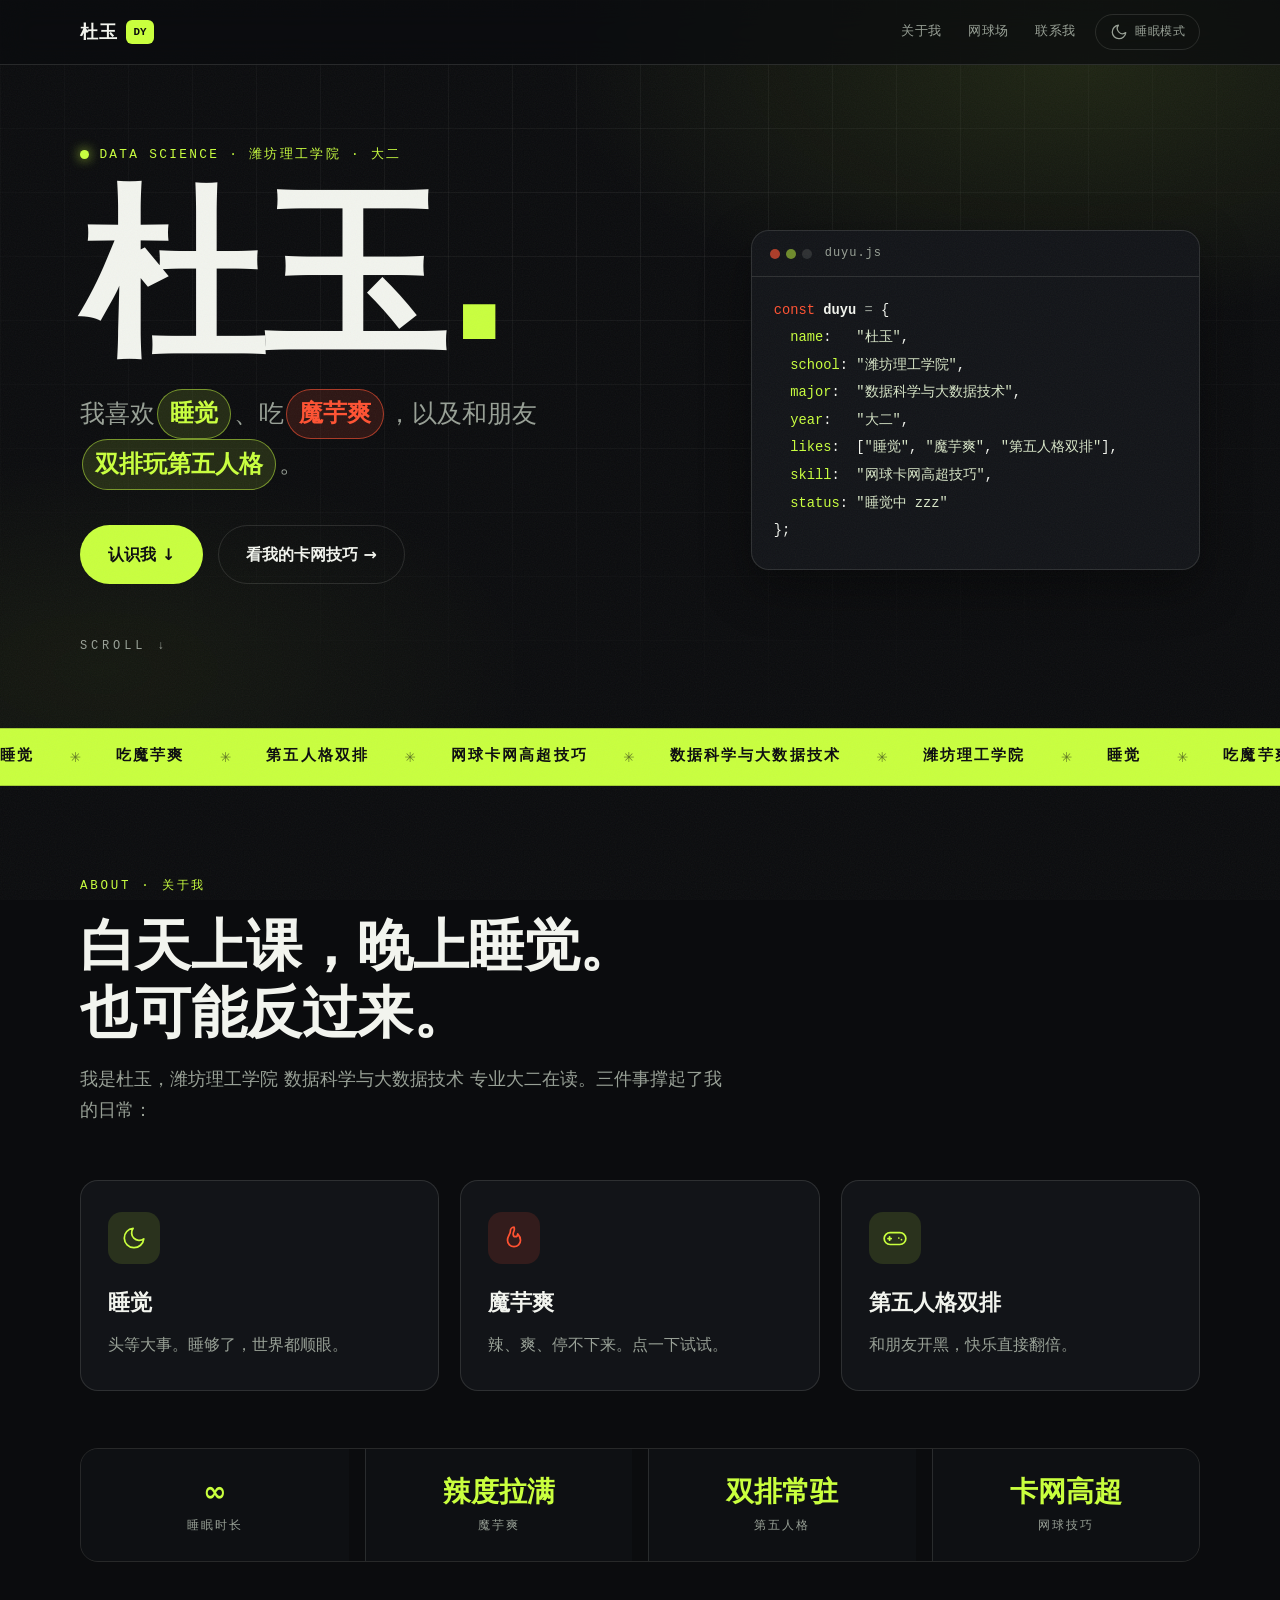
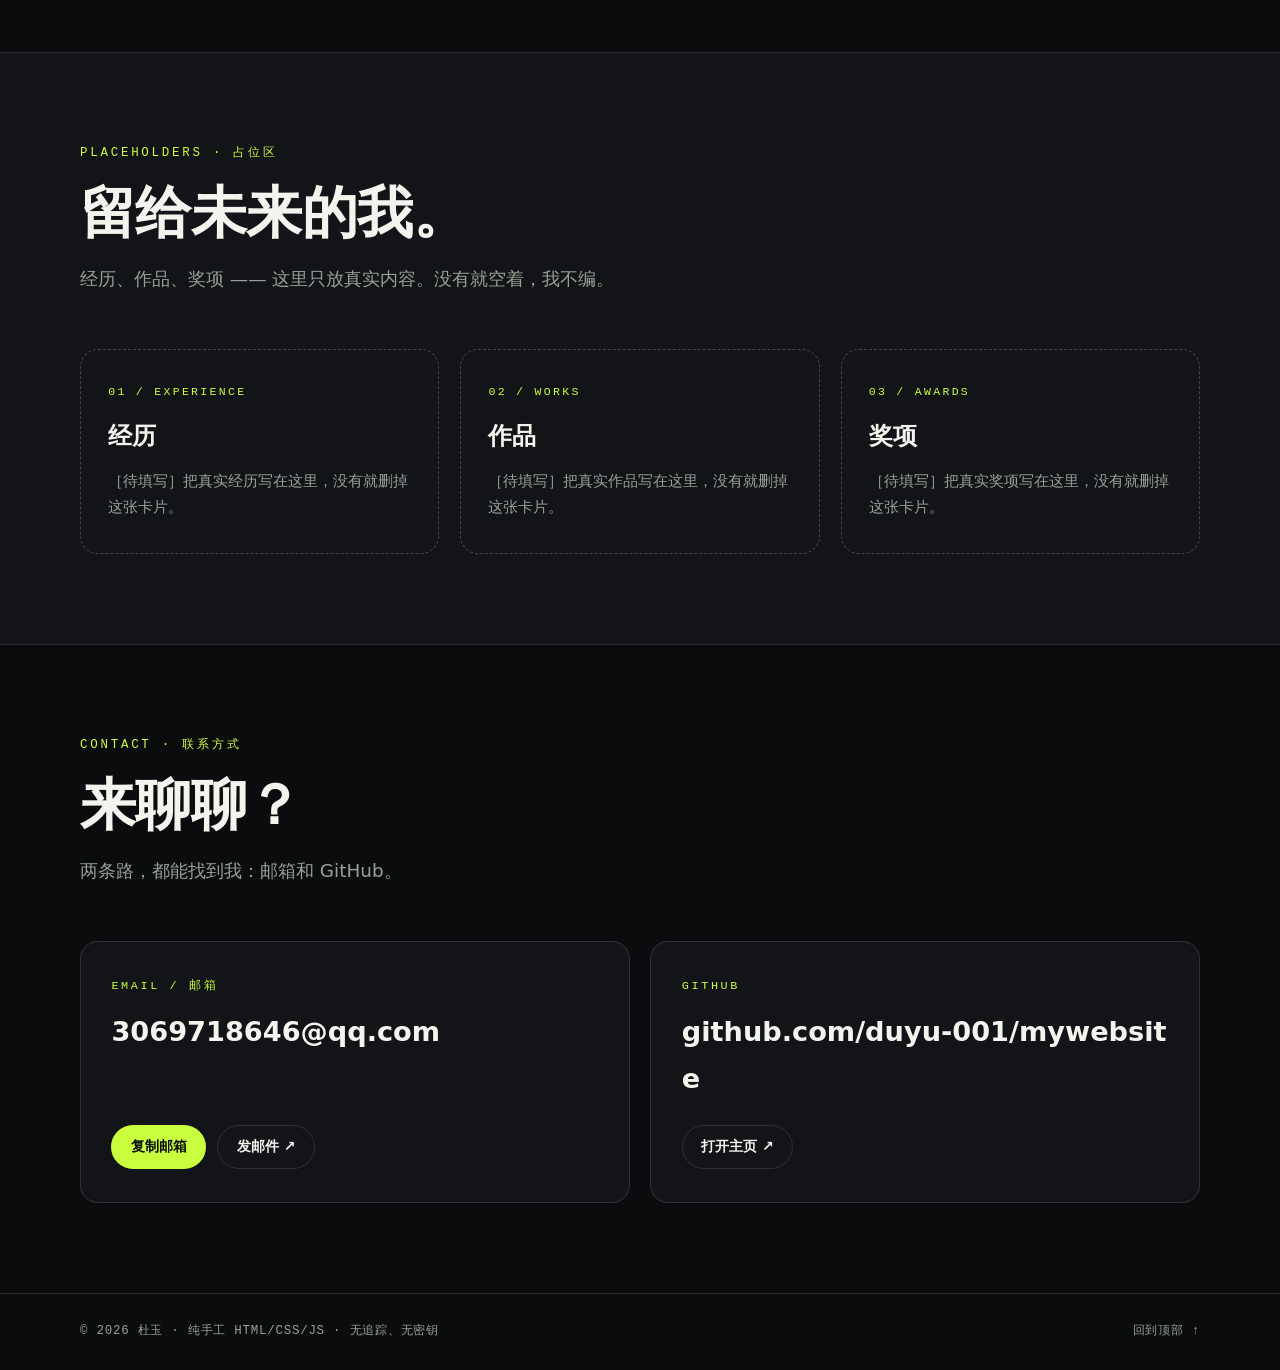
<file: index.html>
<!DOCTYPE html>
<html lang="zh-CN">
<head>
  <meta charset="UTF-8">
  <meta name="viewport" content="width=device-width, initial-scale=1.0">
  <title>杜玉 · 深夜主场</title>
  <meta name="description" content="杜玉的个人网站 —— 潍坊理工学院数据科学与大数据技术大二。睡觉、魔芋爽、第五人格双排，以及网球卡网高超技巧。">
  <meta name="theme-color" content="#0b0c0e">
  <link rel="icon" href="favicon.svg" type="image/svg+xml">
  <link rel="stylesheet" href="css/style.css">
</head>
<body>
  <a class="skip" href="#main">跳到主要内容</a>
  <div class="progress" aria-hidden="true"></div>
  <div class="night-overlay" aria-hidden="true"></div>
  <div class="zzz-layer" aria-hidden="true">
    <span style="--x:6vw;--d:0s;--dur:9s">Z</span>
    <span style="--x:22vw;--d:1.4s;--dur:11s">z</span>
    <span style="--x:38vw;--d:2.8s;--dur:8s">Z</span>
    <span style="--x:52vw;--d:0.7s;--dur:12s">z</span>
    <span style="--x:66vw;--d:3.6s;--dur:9.5s">Z</span>
    <span style="--x:80vw;--d:2s;--dur:10.5s">z</span>
    <span style="--x:91vw;--d:4.4s;--dur:8.5s">Z</span>
  </div>

  <header class="nav">
    <div class="nav__inner">
      <a class="nav__brand" href="index.html">
        <span class="nav__mark">杜玉</span>
        <span class="nav__tag">DY</span>
      </a>
      <nav class="nav__links" aria-label="主导航">
        <a href="index.html#about">关于我</a>
        <a href="tennis.html">网球场</a>
        <a href="index.html#contact">联系我</a>
      </nav>
      <button class="nav__sleep" id="sleepToggle" type="button" aria-pressed="false" title="睡眠模式">
        <svg viewBox="0 0 24 24" width="18" height="18" fill="none" stroke="currentColor" stroke-width="1.7" stroke-linecap="round" stroke-linejoin="round" aria-hidden="true">
          <path d="M21 12.8A9 9 0 1 1 11.2 3a7 7 0 0 0 9.8 9.8z"/>
        </svg>
        <span class="nav__sleep-text">睡眠模式</span>
      </button>
    </div>
  </header>

  <main id="main">
    <!-- ============ HERO ============ -->
    <section class="hero">
      <div class="container hero__grid">
        <div class="hero__copy">
          <p class="hero__eyebrow reveal"><span class="dot" aria-hidden="true"></span>DATA SCIENCE · 潍坊理工学院 · 大二</p>
          <h1 class="hero__title reveal" aria-label="杜玉">
            <span class="hero__char">杜</span><span class="hero__char">玉</span><span class="hero__dot">.</span>
          </h1>
          <p class="hero__line reveal">
            我喜欢<button type="button" class="chip js-spicy">睡觉</button>、吃<button type="button" class="chip chip--spicy js-spicy">魔芋爽</button>，以及和朋友<button type="button" class="chip js-spicy">双排玩第五人格</button>。
          </p>
          <div class="hero__cta reveal">
            <a class="btn btn--primary" href="#about">认识我 ↓</a>
            <a class="btn btn--ghost" href="tennis.html">看我的卡网技巧 →</a>
          </div>
          <p class="hero__scroll reveal" aria-hidden="true">SCROLL ↓</p>
        </div>

        <aside class="code-card reveal" aria-hidden="true">
          <div class="code-card__bar">
            <span class="code-card__dots"><i></i><i></i><i></i></span>
            <em>duyu.js</em>
          </div>
          <pre class="code-card__body"><code><span class="tk-kw">const</span> <span class="tk-var">duyu</span> <span class="tk-op">=</span> {
  <span class="tk-key">name</span>:   <span class="tk-str">"杜玉"</span>,
  <span class="tk-key">school</span>: <span class="tk-str">"潍坊理工学院"</span>,
  <span class="tk-key">major</span>:  <span class="tk-str">"数据科学与大数据技术"</span>,
  <span class="tk-key">year</span>:   <span class="tk-str">"大二"</span>,
  <span class="tk-key">likes</span>:  [<span class="tk-str">"睡觉"</span>, <span class="tk-str">"魔芋爽"</span>, <span class="tk-str">"第五人格双排"</span>],
  <span class="tk-key">skill</span>:  <span class="tk-str">"网球卡网高超技巧"</span>,
  <span class="tk-key">status</span>: <span class="tk-str" id="statusText">"睡觉中 zzz"</span>
};</code></pre>
        </aside>
      </div>
    </section>

    <!-- ============ MARQUEE ============ -->
    <div class="marquee" aria-hidden="true">
      <div class="marquee__track">
        <span class="marquee__item">睡觉</span><span class="marquee__sep">✳</span>
        <span class="marquee__item">吃魔芋爽</span><span class="marquee__sep">✳</span>
        <span class="marquee__item">第五人格双排</span><span class="marquee__sep">✳</span>
        <span class="marquee__item">网球卡网高超技巧</span><span class="marquee__sep">✳</span>
        <span class="marquee__item">数据科学与大数据技术</span><span class="marquee__sep">✳</span>
        <span class="marquee__item">潍坊理工学院</span><span class="marquee__sep">✳</span>
        <span class="marquee__item">睡觉</span><span class="marquee__sep">✳</span>
        <span class="marquee__item">吃魔芋爽</span><span class="marquee__sep">✳</span>
        <span class="marquee__item">第五人格双排</span><span class="marquee__sep">✳</span>
        <span class="marquee__item">网球卡网高超技巧</span><span class="marquee__sep">✳</span>
        <span class="marquee__item">数据科学与大数据技术</span><span class="marquee__sep">✳</span>
        <span class="marquee__item">潍坊理工学院</span><span class="marquee__sep">✳</span>
      </div>
    </div>

    <!-- ============ ABOUT ============ -->
    <section class="section" id="about">
      <div class="container">
        <header class="section__head reveal">
          <p class="section__label">ABOUT · 关于我</p>
          <h2 class="section__title">白天上课，晚上睡觉。<br>也可能反过来。</h2>
          <p class="section__desc">
            我是杜玉，潍坊理工学院 数据科学与大数据技术 专业大二在读。三件事撑起了我的日常：
          </p>
        </header>

        <div class="cards">
          <article class="card reveal">
            <div class="card__icon" aria-hidden="true">
              <svg viewBox="0 0 24 24" width="26" height="26" fill="none" stroke="currentColor" stroke-width="1.6" stroke-linecap="round" stroke-linejoin="round">
                <path d="M21 12.8A9 9 0 1 1 11.2 3a7 7 0 0 0 9.8 9.8z"/>
              </svg>
            </div>
            <h3 class="card__title">睡觉</h3>
            <p class="card__text">头等大事。睡够了，世界都顺眼。</p>
          </article>

          <article class="card card--spicy reveal">
            <div class="card__icon" aria-hidden="true">
              <svg viewBox="0 0 24 24" width="26" height="26" fill="none" stroke="currentColor" stroke-width="1.6" stroke-linecap="round" stroke-linejoin="round">
                <path d="M12 2c1.2 3-.8 4.2-.8 6.2 0 1.6 1 2.6 2 2.6s2.2-.9 2.2-2.6c1.8 1.9 2.6 3.9 2.6 5.8a6 6 0 1 1-12 0c0-3.6 2.6-5.6 2.6-8 0-2 1.2-4 3.4-4z"/>
              </svg>
            </div>
            <h3 class="card__title">魔芋爽</h3>
            <p class="card__text">辣、爽、停不下来。点一下试试。</p>
          </article>

          <article class="card reveal">
            <div class="card__icon" aria-hidden="true">
              <svg viewBox="0 0 24 24" width="26" height="26" fill="none" stroke="currentColor" stroke-width="1.6" stroke-linecap="round" stroke-linejoin="round">
                <rect x="2" y="7" width="20" height="11" rx="5.5"/>
                <path d="M7 11v3M5.5 12.5h3M15.5 12h.01M18 13.5h.01"/>
              </svg>
            </div>
            <h3 class="card__title">第五人格双排</h3>
            <p class="card__text">和朋友开黑，快乐直接翻倍。</p>
          </article>
        </div>

        <ul class="stats reveal">
          <li class="stat"><span class="stat__value">∞</span><span class="stat__label">睡眠时长</span></li>
          <li class="stat"><span class="stat__value">辣度拉满</span><span class="stat__label">魔芋爽</span></li>
          <li class="stat"><span class="stat__value">双排常驻</span><span class="stat__label">第五人格</span></li>
          <li class="stat"><span class="stat__value">卡网高超</span><span class="stat__label">网球技巧</span></li>
        </ul>
      </div>
    </section>

    <!-- ============ 占位区：只放真实内容 ============ -->
    <!-- ▼▼▼ 要填写真实内容时：把下面 .slot 里的“待填写”文字换成真实经历/作品/奖项；
         没有的卡片请整张删掉，不要编造。也可以把整段 <section id="future"> 删掉。 ▼▼▼ -->
    <section class="section section--alt" id="future">
      <div class="container">
        <header class="section__head reveal">
          <p class="section__label">PLACEHOLDERS · 占位区</p>
          <h2 class="section__title">留给未来的我。</h2>
          <p class="section__desc">经历、作品、奖项 —— 这里只放真实内容。没有就空着，我不编。</p>
        </header>

        <div class="slots">
          <article class="slot reveal">
            <p class="slot__tag">01 / EXPERIENCE</p>
            <h3 class="slot__title">经历</h3>
            <p class="slot__hint">［待填写］把真实经历写在这里，没有就删掉这张卡片。</p>
          </article>
          <article class="slot reveal">
            <p class="slot__tag">02 / WORKS</p>
            <h3 class="slot__title">作品</h3>
            <p class="slot__hint">［待填写］把真实作品写在这里，没有就删掉这张卡片。</p>
          </article>
          <article class="slot reveal">
            <p class="slot__tag">03 / AWARDS</p>
            <h3 class="slot__title">奖项</h3>
            <p class="slot__hint">［待填写］把真实奖项写在这里，没有就删掉这张卡片。</p>
          </article>
        </div>
      </div>
    </section>
    <!-- ▲▲▲ 占位区结束 ▲▲▲ -->

    <!-- ============ CONTACT ============ -->
    <section class="section" id="contact">
      <div class="container">
        <header class="section__head reveal">
          <p class="section__label">CONTACT · 联系方式</p>
          <h2 class="section__title">来聊聊？</h2>
          <p class="section__desc">两条路，都能找到我：邮箱和 GitHub。</p>
        </header>

        <div class="contact__grid">
          <div class="contact-card reveal">
            <p class="contact-card__label">EMAIL / 邮箱</p>
            <a class="contact-card__value" href="mailto:3069718646@qq.com">3069718646@qq.com</a>
            <div class="contact-card__actions">
              <button class="btn btn--small btn--primary" id="copyEmail" type="button" data-email="3069718646@qq.com">复制邮箱</button>
              <a class="btn btn--small btn--ghost" href="mailto:3069718646@qq.com">发邮件 ↗</a>
            </div>
          </div>

          <a class="contact-card reveal" href="https://github.com/duyu-001/mywebsite" target="_blank" rel="noopener noreferrer">
            <p class="contact-card__label">GITHUB</p>
            <span class="contact-card__value">github.com/duyu-001/mywebsite</span>
            <span class="contact-card__actions"><span class="btn btn--small btn--ghost">打开主页 ↗</span></span>
          </a>
        </div>
      </div>
    </section>
  </main>

  <footer class="footer">
    <div class="container footer__inner">
      <p>© <span id="year">2026</span> 杜玉 · 纯手工 HTML/CSS/JS · 无追踪、无密钥</p>
      <a class="footer__top" href="#main">回到顶部 ↑</a>
    </div>
  </footer>

  <script src="js/main.js"></script>
</body>
</html>
</file>
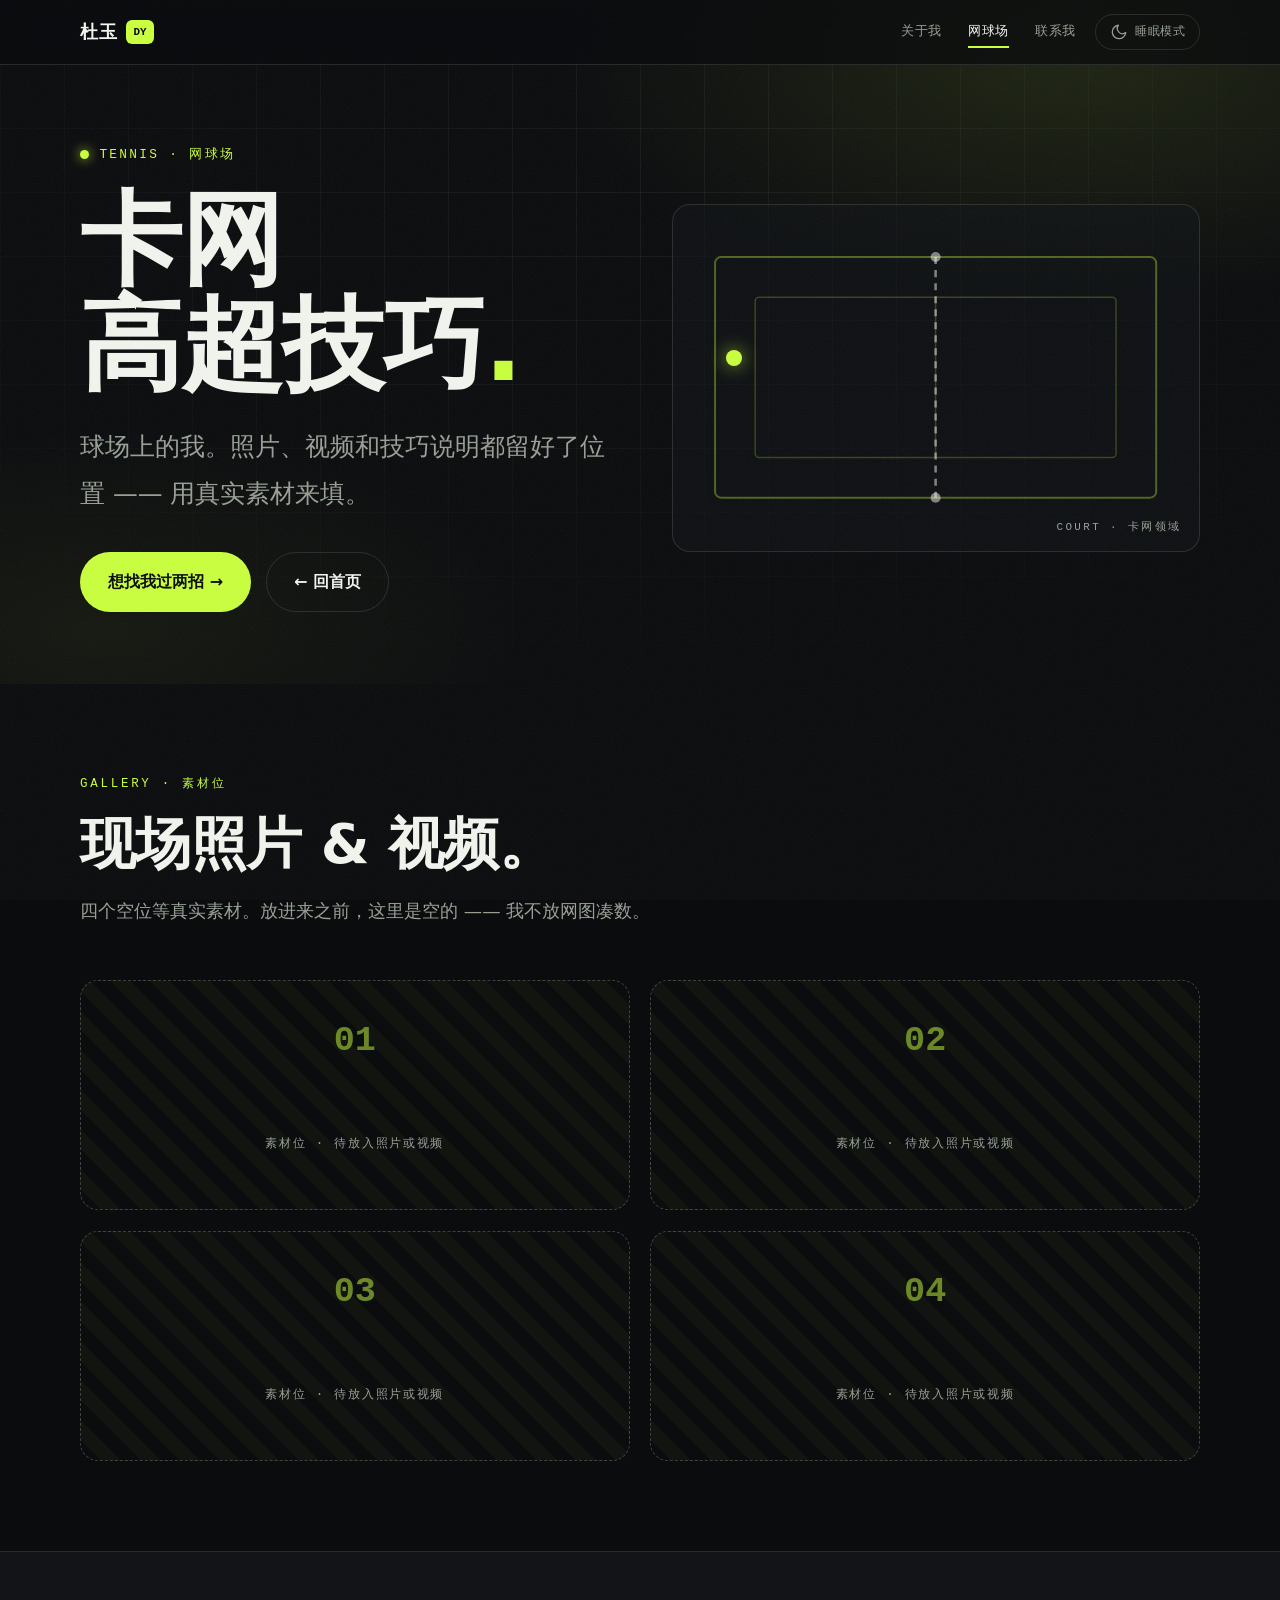
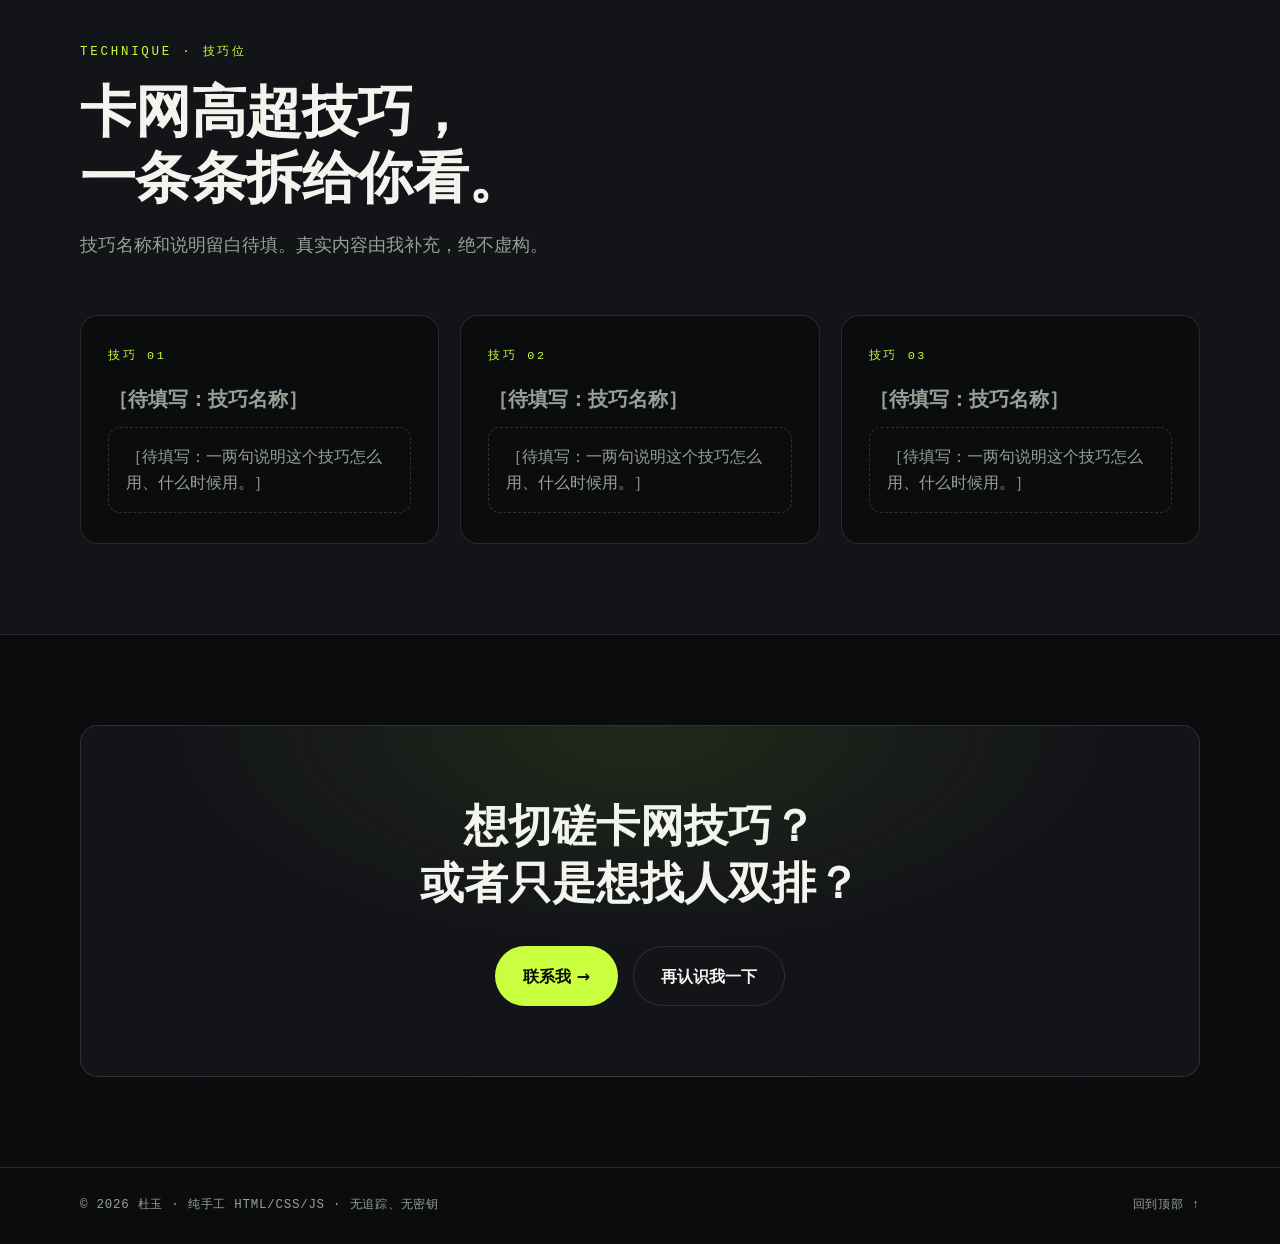
<file: tennis.html>
<!DOCTYPE html>
<html lang="zh-CN">
<head>
  <meta charset="UTF-8">
  <meta name="viewport" content="width=device-width, initial-scale=1.0">
  <title>网球场 · 卡网高超技巧 — 杜玉</title>
  <meta name="description" content="杜玉的网球主场 —— 展示卡网高超技巧。">
  <meta name="theme-color" content="#0b0c0e">
  <link rel="icon" href="favicon.svg" type="image/svg+xml">
  <link rel="stylesheet" href="css/style.css">
</head>
<body>
  <a class="skip" href="#main">跳到主要内容</a>
  <div class="progress" aria-hidden="true"></div>
  <div class="night-overlay" aria-hidden="true"></div>
  <div class="zzz-layer" aria-hidden="true">
    <span style="--x:6vw;--d:0s;--dur:9s">Z</span>
    <span style="--x:22vw;--d:1.4s;--dur:11s">z</span>
    <span style="--x:38vw;--d:2.8s;--dur:8s">Z</span>
    <span style="--x:52vw;--d:0.7s;--dur:12s">z</span>
    <span style="--x:66vw;--d:3.6s;--dur:9.5s">Z</span>
    <span style="--x:80vw;--d:2s;--dur:10.5s">z</span>
    <span style="--x:91vw;--d:4.4s;--dur:8.5s">Z</span>
  </div>

  <header class="nav">
    <div class="nav__inner">
      <a class="nav__brand" href="index.html">
        <span class="nav__mark">杜玉</span>
        <span class="nav__tag">DY</span>
      </a>
      <nav class="nav__links" aria-label="主导航">
        <a href="index.html#about">关于我</a>
        <a href="tennis.html" aria-current="page">网球场</a>
        <a href="index.html#contact">联系我</a>
      </nav>
      <button class="nav__sleep" id="sleepToggle" type="button" aria-pressed="false" title="睡眠模式">
        <svg viewBox="0 0 24 24" width="18" height="18" fill="none" stroke="currentColor" stroke-width="1.7" stroke-linecap="round" stroke-linejoin="round" aria-hidden="true">
          <path d="M21 12.8A9 9 0 1 1 11.2 3a7 7 0 0 0 9.8 9.8z"/>
        </svg>
        <span class="nav__sleep-text">睡眠模式</span>
      </button>
    </div>
  </header>

  <main id="main">
    <!-- ============ 球场 HERO ============ -->
    <section class="hero court-hero">
      <div class="container court-hero__grid">
        <div class="hero__copy">
          <p class="hero__eyebrow reveal"><span class="dot" aria-hidden="true"></span>TENNIS · 网球场</p>
          <h1 class="hero__title hero__title--court reveal">卡网<br>高超技巧<span class="hero__dot">.</span></h1>
          <p class="hero__line reveal">
            球场上的我。照片、视频和技巧说明都留好了位置 —— 用真实素材来填。
          </p>
          <div class="hero__cta reveal">
            <a class="btn btn--primary" href="index.html#contact">想找我过两招 →</a>
            <a class="btn btn--ghost" href="index.html">← 回首页</a>
          </div>
        </div>

        <div class="court-art reveal" aria-hidden="true">
          <svg class="court-art__svg" viewBox="0 0 480 300" fill="none">
            <!-- 球场线 -->
            <rect x="20" y="30" width="440" height="240" rx="6" stroke="rgba(201,255,62,0.35)" stroke-width="2"/>
            <rect x="60" y="70" width="360" height="160" rx="4" stroke="rgba(201,255,62,0.22)" stroke-width="1.5"/>
            <line x1="240" y1="70" x2="240" y2="230" stroke="rgba(201,255,62,0.22)" stroke-width="1.5"/>
            <!-- 球网 -->
            <line x1="240" y1="30" x2="240" y2="270" stroke="rgba(242,244,238,0.5)" stroke-width="2.5" stroke-dasharray="7 6"/>
            <circle cx="240" cy="30" r="5" fill="rgba(242,244,238,0.5)"/>
            <circle cx="240" cy="270" r="5" fill="rgba(242,244,238,0.5)"/>
          </svg>
          <span class="court-art__ball"></span>
          <p class="court-art__tag">COURT · 卡网领域</p>
        </div>
      </div>
    </section>

    <!-- ============ 素材位 ============ -->
    <!-- ▼▼▼ 要放真实素材时：把照片/视频放进 assets/ 文件夹，然后把对应 .media-slot
         整块替换成 <img src="assets/你的文件.jpg" alt="说明"> 或 <video>。 ▼▼▼ -->
    <section class="section" id="media">
      <div class="container">
        <header class="section__head reveal">
          <p class="section__label">GALLERY · 素材位</p>
          <h2 class="section__title">现场照片 &amp; 视频。</h2>
          <p class="section__desc">四个空位等真实素材。放进来之前，这里是空的 —— 我不放网图凑数。</p>
        </header>

        <div class="media-slots">
          <figure class="media-slot reveal"><span class="media-slot__num">01</span><figcaption>素材位 · 待放入照片或视频</figcaption></figure>
          <figure class="media-slot reveal"><span class="media-slot__num">02</span><figcaption>素材位 · 待放入照片或视频</figcaption></figure>
          <figure class="media-slot reveal"><span class="media-slot__num">03</span><figcaption>素材位 · 待放入照片或视频</figcaption></figure>
          <figure class="media-slot reveal"><span class="media-slot__num">04</span><figcaption>素材位 · 待放入照片或视频</figcaption></figure>
        </div>
      </div>
    </section>
    <!-- ▲▲▲ 素材位结束 ▲▲▲ -->

    <!-- ============ 技巧位 ============ -->
    <!-- ▼▼▼ 要填技巧时：把“［待填写］”换成真实技巧名称和说明，没有的卡片整张删掉。 ▼▼▼ -->
    <section class="section section--alt" id="tech">
      <div class="container">
        <header class="section__head reveal">
          <p class="section__label">TECHNIQUE · 技巧位</p>
          <h2 class="section__title">卡网高超技巧，<br>一条条拆给你看。</h2>
          <p class="section__desc">技巧名称和说明留白待填。真实内容由我补充，绝不虚构。</p>
        </header>

        <div class="tech-grid">
          <article class="tech-card reveal">
            <p class="tech-card__num">技巧 01</p>
            <h3 class="tech-card__name">［待填写：技巧名称］</h3>
            <p class="tech-card__text">［待填写：一两句说明这个技巧怎么用、什么时候用。］</p>
          </article>
          <article class="tech-card reveal">
            <p class="tech-card__num">技巧 02</p>
            <h3 class="tech-card__name">［待填写：技巧名称］</h3>
            <p class="tech-card__text">［待填写：一两句说明这个技巧怎么用、什么时候用。］</p>
          </article>
          <article class="tech-card reveal">
            <p class="tech-card__num">技巧 03</p>
            <h3 class="tech-card__name">［待填写：技巧名称］</h3>
            <p class="tech-card__text">［待填写：一两句说明这个技巧怎么用、什么时候用。］</p>
          </article>
        </div>
      </div>
    </section>
    <!-- ▲▲▲ 技巧位结束 ▲▲▲ -->

    <!-- ============ CTA ============ -->
    <section class="section">
      <div class="container cta-band reveal">
        <h2 class="cta-band__title">想切磋卡网技巧？<br>或者只是想找人双排？</h2>
        <div class="hero__cta">
          <a class="btn btn--primary" href="index.html#contact">联系我 →</a>
          <a class="btn btn--ghost" href="index.html#about">再认识我一下</a>
        </div>
      </div>
    </section>
  </main>

  <footer class="footer">
    <div class="container footer__inner">
      <p>© <span id="year">2026</span> 杜玉 · 纯手工 HTML/CSS/JS · 无追踪、无密钥</p>
      <a class="footer__top" href="#main">回到顶部 ↑</a>
    </div>
  </footer>

  <script src="js/main.js"></script>
</body>
</html>
</file>
<file: css/style.css>
/* ============================================================
   杜玉 · 深夜主场 — 设计系统
   概念：近黑底 + 酸性荧光绿 + 超大标题 + 等宽小标签
   ============================================================ */

:root {
  --bg: #0b0c0e;
  --bg-soft: #121418;
  --ink: #f2f4ee;
  --muted: #98a096;
  --accent: #c9ff3e;
  --accent-soft: rgba(201, 255, 62, 0.13);
  --spicy: #ff5232;
  --line: rgba(242, 244, 238, 0.12);
  --radius: 18px;
  --font-sans: "PingFang SC", "HarmonyOS Sans SC", "Microsoft YaHei", system-ui, -apple-system, "Segoe UI", sans-serif;
  --font-mono: ui-monospace, "Cascadia Mono", "JetBrains Mono", Consolas, "Courier New", monospace;
  --shadow: 0 18px 48px rgba(0, 0, 0, 0.45);
}

/* ---------- Reset & Base ---------- */
*, *::before, *::after { box-sizing: border-box; margin: 0; padding: 0; }

html { scroll-behavior: smooth; }

body {
  background: var(--bg);
  color: var(--ink);
  font-family: var(--font-sans);
  font-size: 16px;
  line-height: 1.7;
  -webkit-font-smoothing: antialiased;
  overflow-x: hidden;
}

/* 细噪点，让黑底不发闷 */
body::before {
  content: "";
  position: fixed;
  inset: 0;
  z-index: 3;
  pointer-events: none;
  opacity: 0.05;
  background-image: url("data:image/svg+xml,%3Csvg xmlns='http://www.w3.org/2000/svg' width='140' height='140'%3E%3Cfilter id='n'%3E%3CfeTurbulence type='fractalNoise' baseFrequency='0.85' numOctaves='2'/%3E%3C/filter%3E%3Crect width='100%25' height='100%25' filter='url(%23n)'/%3E%3C/svg%3E");
}

img, svg { display: block; max-width: 100%; }
a { color: inherit; text-decoration: none; }
button { font: inherit; color: inherit; background: none; border: none; cursor: pointer; }
ul { list-style: none; }

::selection { background: var(--accent); color: #0b0c0e; }

.container {
  width: min(1120px, 92vw);
  margin-inline: auto;
}

.skip {
  position: absolute;
  left: -999px;
  top: 0;
  z-index: 99;
  background: var(--accent);
  color: #0b0c0e;
  padding: 0.6rem 1rem;
  border-radius: 0 0 10px 0;
}
.skip:focus { left: 0; }

/* ---------- 阅读进度条 ---------- */
.progress {
  position: fixed;
  top: 0;
  left: 0;
  height: 3px;
  width: 0;
  background: var(--accent);
  z-index: 60;
  box-shadow: 0 0 12px rgba(201, 255, 62, 0.6);
}

/* ---------- 睡眠模式 ---------- */
.night-overlay {
  position: fixed;
  inset: 0;
  background: #020610;
  opacity: 0;
  pointer-events: none;
  transition: opacity 0.7s ease;
  z-index: 4;
}
body.sleep .night-overlay { opacity: 0.38; }
body.sleep .hero__title { transform: rotate(-1.2deg); }

.zzz-layer {
  position: fixed;
  inset: 0;
  pointer-events: none;
  z-index: 5;
  overflow: hidden;
}
.zzz-layer span {
  position: absolute;
  bottom: -40px;
  left: var(--x);
  font-family: var(--font-mono);
  font-size: clamp(1.2rem, 3vw, 2.4rem);
  font-weight: 700;
  color: var(--accent);
  opacity: 0;
}
body.sleep .zzz-layer span {
  animation: zdrift var(--dur) linear var(--d) infinite;
}
@keyframes zdrift {
  0%   { transform: translateY(10vh) scale(0.6) rotate(0deg); opacity: 0; }
  15%  { opacity: 0.55; }
  100% { transform: translateY(-95vh) scale(1.15) rotate(22deg); opacity: 0; }
}

/* ---------- 导航 ---------- */
.nav {
  position: fixed;
  top: 0;
  left: 0;
  right: 0;
  z-index: 50;
  background: rgba(11, 12, 14, 0.72);
  backdrop-filter: blur(14px);
  -webkit-backdrop-filter: blur(14px);
  border-bottom: 1px solid var(--line);
}
.nav__inner {
  width: min(1120px, 92vw);
  margin-inline: auto;
  display: flex;
  align-items: center;
  gap: 1.2rem;
  height: 64px;
}
.nav__brand {
  display: flex;
  align-items: center;
  gap: 0.55rem;
}
.nav__mark { font-weight: 800; font-size: 1.15rem; letter-spacing: 0.04em; }
.nav__tag {
  font-family: var(--font-mono);
  font-size: 0.68rem;
  font-weight: 700;
  color: #0b0c0e;
  background: var(--accent);
  padding: 0.18rem 0.45rem;
  border-radius: 6px;
}
.nav__links {
  display: flex;
  gap: 1.6rem;
  margin-left: auto;
}
.nav__links a {
  font-family: var(--font-mono);
  font-size: 0.82rem;
  letter-spacing: 0.06em;
  color: var(--muted);
  transition: color 0.25s ease;
  position: relative;
}
.nav__links a::after {
  content: "";
  position: absolute;
  left: 0;
  bottom: -5px;
  width: 100%;
  height: 2px;
  background: var(--accent);
  transform: scaleX(0);
  transform-origin: left;
  transition: transform 0.25s ease;
}
.nav__links a:hover,
.nav__links a[aria-current="page"] { color: var(--ink); }
.nav__links a:hover::after,
.nav__links a[aria-current="page"]::after { transform: scaleX(1); }

.nav__sleep {
  display: inline-flex;
  align-items: center;
  gap: 0.45rem;
  padding: 0.45rem 0.85rem;
  border: 1px solid var(--line);
  border-radius: 999px;
  font-family: var(--font-mono);
  font-size: 0.72rem;
  letter-spacing: 0.05em;
  color: var(--muted);
  transition: all 0.25s ease;
}
.nav__sleep:hover,
body.sleep .nav__sleep {
  color: var(--accent);
  border-color: rgba(201, 255, 62, 0.5);
}

/* ---------- 按钮 ---------- */
.btn {
  display: inline-flex;
  align-items: center;
  justify-content: center;
  gap: 0.55rem;
  padding: 0.95rem 1.7rem;
  border-radius: 999px;
  border: 1px solid transparent;
  font-weight: 700;
  font-size: 1rem;
  transition: transform 0.25s ease, box-shadow 0.25s ease, border-color 0.25s ease, color 0.25s ease;
}
.btn--primary { background: var(--accent); color: #0b0c0e; }
.btn--primary:hover {
  transform: translateY(-3px);
  box-shadow: 0 14px 34px rgba(201, 255, 62, 0.28);
}
.btn--ghost { border-color: var(--line); color: var(--ink); }
.btn--ghost:hover {
  transform: translateY(-3px);
  border-color: rgba(201, 255, 62, 0.55);
  color: var(--accent);
}
.btn--small { padding: 0.55rem 1.15rem; font-size: 0.88rem; }

/* ---------- HERO ---------- */
.hero {
  position: relative;
  padding: clamp(7rem, 16vh, 10rem) 0 clamp(3.5rem, 8vh, 6rem);
  overflow: hidden;
  background:
    radial-gradient(58% 52% at 84% 8%, rgba(201, 255, 62, 0.10), transparent 70%),
    radial-gradient(48% 42% at 8% 92%, rgba(201, 255, 62, 0.05), transparent 70%),
    var(--bg);
}
.hero::after {
  content: "";
  position: absolute;
  inset: 0;
  pointer-events: none;
  background-image:
    linear-gradient(var(--line) 1px, transparent 1px),
    linear-gradient(90deg, var(--line) 1px, transparent 1px);
  background-size: 64px 64px;
  opacity: 0.5;
  -webkit-mask-image: radial-gradient(75% 75% at 50% 30%, #000, transparent);
  mask-image: radial-gradient(75% 75% at 50% 30%, #000, transparent);
}
.hero__grid {
  position: relative;
  z-index: 1;
  display: grid;
  grid-template-columns: 1.15fr 0.85fr;
  gap: clamp(2rem, 5vw, 4.5rem);
  align-items: center;
}

.hero__eyebrow {
  display: flex;
  align-items: center;
  gap: 0.65rem;
  font-family: var(--font-mono);
  font-size: 0.8rem;
  letter-spacing: 0.18em;
  color: var(--accent);
  margin-bottom: 1.4rem;
}
.dot {
  width: 9px;
  height: 9px;
  border-radius: 50%;
  background: var(--accent);
  box-shadow: 0 0 12px rgba(201, 255, 62, 0.9);
  animation: blink 1.8s ease-in-out infinite;
}
@keyframes blink {
  0%, 100% { opacity: 1; }
  50% { opacity: 0.25; }
}

.hero__title {
  font-size: clamp(4.6rem, 15vw, 11.5rem);
  font-weight: 900;
  line-height: 0.95;
  letter-spacing: -0.01em;
  transition: transform 0.6s ease;
}
.hero__char {
  display: inline-block;
  transition: transform 0.35s cubic-bezier(0.2, 0.9, 0.3, 1.4), color 0.35s ease;
}
.hero__char:hover {
  transform: translateY(-12px) rotate(-3deg);
  color: var(--accent);
}
.hero__dot { color: var(--accent); }
.hero__title--court { font-size: clamp(3.2rem, 9vw, 6.4rem); line-height: 1.02; }

.hero__line {
  margin-top: 1.6rem;
  font-size: clamp(1.15rem, 2.4vw, 1.55rem);
  line-height: 1.9;
  color: var(--muted);
  max-width: 34ch;
}
.chip {
  display: inline-flex;
  align-items: center;
  padding: 0.12rem 0.75rem;
  margin: 0 0.15rem;
  border: 1px solid rgba(201, 255, 62, 0.5);
  border-radius: 999px;
  background: var(--accent-soft);
  color: var(--accent);
  font-weight: 700;
  font-size: 0.95em;
  transition: transform 0.25s ease, background 0.25s ease;
}
.chip:hover {
  transform: translateY(-3px) scale(1.05);
  background: rgba(201, 255, 62, 0.28);
}
.chip--spicy {
  border-color: rgba(255, 82, 50, 0.6);
  background: rgba(255, 82, 50, 0.14);
  color: var(--spicy);
}
.chip--spicy:hover { background: rgba(255, 82, 50, 0.3); }

.hero__cta {
  display: flex;
  flex-wrap: wrap;
  gap: 0.9rem;
  margin-top: 2.2rem;
}

.hero__scroll {
  margin-top: 3.2rem;
  font-family: var(--font-mono);
  font-size: 0.75rem;
  letter-spacing: 0.32em;
  color: var(--muted);
}

/* ---------- 代码卡片 ---------- */
.code-card {
  background: var(--bg-soft);
  border: 1px solid var(--line);
  border-radius: var(--radius);
  overflow: hidden;
  box-shadow: var(--shadow);
}
.code-card__bar {
  display: flex;
  align-items: center;
  gap: 0.8rem;
  padding: 0.75rem 1.1rem;
  border-bottom: 1px solid var(--line);
}
.code-card__dots { display: flex; gap: 0.38rem; }
.code-card__dots i {
  width: 10px;
  height: 10px;
  border-radius: 50%;
  background: var(--line);
}
.code-card__dots i:first-child { background: rgba(255, 82, 50, 0.65); }
.code-card__dots i:nth-child(2) { background: rgba(201, 255, 62, 0.5); }
.code-card__bar em {
  font-family: var(--font-mono);
  font-style: normal;
  font-size: 0.75rem;
  color: var(--muted);
  letter-spacing: 0.08em;
}
.code-card__body {
  padding: 1.25rem 1.35rem 1.5rem;
  font-family: var(--font-mono);
  font-size: clamp(0.72rem, 1.5vw, 0.86rem);
  line-height: 2;
  overflow-x: auto;
}
.tk-kw  { color: var(--spicy); }
.tk-var { color: var(--ink); font-weight: 700; }
.tk-op  { color: var(--muted); }
.tk-key { color: var(--accent); }
.tk-str { color: #d8e6c8; }
#statusText { transition: opacity 0.25s ease; }

/* ---------- 跑马灯 ---------- */
.marquee {
  background: var(--accent);
  color: #0b0c0e;
  overflow: hidden;
  padding: 0.95rem 0;
  border-block: 1px solid rgba(11, 12, 14, 0.2);
}
.marquee__track {
  display: flex;
  align-items: center;
  gap: 2.2rem;
  width: max-content;
  animation: marquee 32s linear infinite;
}
.marquee:hover .marquee__track { animation-play-state: paused; }
.marquee__item {
  font-family: var(--font-mono);
  font-weight: 700;
  font-size: 0.95rem;
  letter-spacing: 0.14em;
  white-space: nowrap;
}
.marquee__sep { font-size: 0.85rem; opacity: 0.55; }
@keyframes marquee {
  from { transform: translateX(0); }
  to   { transform: translateX(-50%); }
}

/* ---------- 区块通用 ---------- */
.section { padding: clamp(4.2rem, 10vh, 7.5rem) 0; }
.section--alt {
  background: linear-gradient(180deg, var(--bg-soft), var(--bg-soft)) padding-box;
  border-block: 1px solid var(--line);
}
.section__head { max-width: 720px; margin-bottom: clamp(2.2rem, 5vw, 3.4rem); }
.section__label {
  font-family: var(--font-mono);
  font-size: 0.78rem;
  letter-spacing: 0.22em;
  color: var(--accent);
  margin-bottom: 1rem;
}
.section__title {
  font-size: clamp(2.1rem, 5.2vw, 3.5rem);
  font-weight: 900;
  line-height: 1.18;
  letter-spacing: -0.01em;
}
.section__desc {
  margin-top: 1.1rem;
  color: var(--muted);
  font-size: clamp(1rem, 2vw, 1.15rem);
  max-width: 56ch;
}

/* ---------- 兴趣卡片 ---------- */
.cards {
  display: grid;
  grid-template-columns: repeat(3, 1fr);
  gap: 1.3rem;
}
.card {
  background: var(--bg-soft);
  border: 1px solid var(--line);
  border-radius: var(--radius);
  padding: 1.9rem 1.7rem 2rem;
  transition: transform 0.3s ease, border-color 0.3s ease, box-shadow 0.3s ease;
}
.card:hover {
  transform: translateY(-7px);
  border-color: rgba(201, 255, 62, 0.45);
  box-shadow: var(--shadow);
}
.card--spicy { cursor: pointer; }
.card--spicy:hover { border-color: rgba(255, 82, 50, 0.55); }
.card__icon {
  width: 52px;
  height: 52px;
  display: grid;
  place-items: center;
  border-radius: 14px;
  background: var(--accent-soft);
  color: var(--accent);
  margin-bottom: 1.35rem;
}
.card--spicy .card__icon {
  background: rgba(255, 82, 50, 0.14);
  color: var(--spicy);
}
.card__title { font-size: 1.35rem; font-weight: 800; margin-bottom: 0.55rem; }
.card__text { color: var(--muted); font-size: 1rem; }

/* ---------- 数据小条 ---------- */
.stats {
  display: grid;
  grid-template-columns: repeat(4, 1fr);
  gap: 1rem;
  margin-top: clamp(2.4rem, 5vw, 3.6rem);
  border: 1px solid var(--line);
  border-radius: var(--radius);
  overflow: hidden;
}
.stat {
  padding: 1.55rem 1.2rem;
  text-align: center;
  background: rgba(18, 20, 24, 0.55);
}
.stat + .stat { border-left: 1px solid var(--line); }
.stat__value {
  display: block;
  font-size: clamp(1.25rem, 2.6vw, 1.75rem);
  font-weight: 900;
  color: var(--accent);
  line-height: 1.3;
}
.stat__label {
  display: block;
  margin-top: 0.35rem;
  font-family: var(--font-mono);
  font-size: 0.72rem;
  letter-spacing: 0.18em;
  color: var(--muted);
}

/* ---------- 占位槽 ---------- */
.slots {
  display: grid;
  grid-template-columns: repeat(3, 1fr);
  gap: 1.3rem;
}
.slot {
  border: 1.5px dashed rgba(242, 244, 238, 0.22);
  border-radius: var(--radius);
  padding: 2rem 1.7rem;
  min-height: 190px;
  transition: border-color 0.3s ease, transform 0.3s ease;
}
.slot:hover {
  border-color: rgba(201, 255, 62, 0.5);
  transform: translateY(-4px);
}
.slot__tag {
  font-family: var(--font-mono);
  font-size: 0.72rem;
  letter-spacing: 0.2em;
  color: var(--accent);
  margin-bottom: 0.9rem;
}
.slot__title { font-size: 1.5rem; font-weight: 800; margin-bottom: 0.75rem; }
.slot__hint { color: var(--muted); font-size: 0.95rem; }

/* ---------- 联系 ---------- */
.contact__grid {
  display: grid;
  grid-template-columns: repeat(2, 1fr);
  gap: 1.3rem;
}
.contact-card {
  display: flex;
  flex-direction: column;
  gap: 0.85rem;
  background: var(--bg-soft);
  border: 1px solid var(--line);
  border-radius: var(--radius);
  padding: 2.1rem 1.9rem;
  transition: transform 0.3s ease, border-color 0.3s ease, box-shadow 0.3s ease;
}
a.contact-card:hover {
  transform: translateY(-6px);
  border-color: rgba(201, 255, 62, 0.5);
  box-shadow: var(--shadow);
}
.contact-card__label {
  font-family: var(--font-mono);
  font-size: 0.74rem;
  letter-spacing: 0.22em;
  color: var(--accent);
}
.contact-card__value {
  font-size: clamp(1.15rem, 2.6vw, 1.7rem);
  font-weight: 800;
  word-break: break-all;
}
a.contact-card__value:hover { color: var(--accent); }
.contact-card__actions {
  display: flex;
  flex-wrap: wrap;
  gap: 0.7rem;
  margin-top: auto;
  padding-top: 0.6rem;
}

/* ---------- 球场页 ---------- */
.court-hero__grid {
  position: relative;
  z-index: 1;
  display: grid;
  grid-template-columns: 1fr 1fr;
  gap: clamp(2rem, 5vw, 4rem);
  align-items: center;
}
.court-art {
  position: relative;
  border: 1px solid var(--line);
  border-radius: var(--radius);
  background: rgba(18, 20, 24, 0.6);
  padding: 1.4rem;
  overflow: hidden;
}
.court-art__svg { width: 100%; height: auto; }
.court-art__ball {
  position: absolute;
  top: 42%;
  left: 10%;
  width: 16px;
  height: 16px;
  border-radius: 50%;
  background: var(--accent);
  box-shadow: 0 0 18px rgba(201, 255, 62, 0.7);
  animation: lob 3.4s ease-in-out infinite;
}
@keyframes lob {
  0%   { transform: translate(0, 0); }
  25%  { transform: translate(70px, -78px); }
  50%  { transform: translate(150px, 0); }
  75%  { transform: translate(215px, -48px); }
  100% { transform: translate(275px, 0); }
}
.court-art__tag {
  position: absolute;
  right: 1.1rem;
  bottom: 0.9rem;
  font-family: var(--font-mono);
  font-size: 0.68rem;
  letter-spacing: 0.22em;
  color: var(--muted);
}

.media-slots {
  display: grid;
  grid-template-columns: repeat(2, 1fr);
  gap: 1.3rem;
}
.media-slot {
  display: grid;
  place-items: center;
  min-height: 230px;
  border: 1.5px dashed rgba(242, 244, 238, 0.22);
  border-radius: var(--radius);
  background:
    repeating-linear-gradient(45deg, transparent 0 14px, rgba(201, 255, 62, 0.035) 14px 28px);
  transition: border-color 0.3s ease, transform 0.3s ease;
}
.media-slot:hover {
  border-color: rgba(201, 255, 62, 0.5);
  transform: translateY(-4px);
}
.media-slot__num {
  font-family: var(--font-mono);
  font-size: 2.2rem;
  font-weight: 700;
  color: rgba(201, 255, 62, 0.5);
}
.media-slot figcaption {
  font-family: var(--font-mono);
  font-size: 0.78rem;
  letter-spacing: 0.14em;
  color: var(--muted);
  padding: 0 1rem 1.4rem;
  text-align: center;
}

.tech-grid {
  display: grid;
  grid-template-columns: repeat(3, 1fr);
  gap: 1.3rem;
}
.tech-card {
  background: var(--bg);
  border: 1px solid var(--line);
  border-radius: var(--radius);
  padding: 1.9rem 1.7rem;
  transition: transform 0.3s ease, border-color 0.3s ease, box-shadow 0.3s ease;
}
.tech-card:hover {
  transform: translateY(-6px);
  border-color: rgba(201, 255, 62, 0.45);
  box-shadow: var(--shadow);
}
.tech-card__num {
  font-family: var(--font-mono);
  font-size: 0.74rem;
  letter-spacing: 0.22em;
  color: var(--accent);
  margin-bottom: 1rem;
}
.tech-card__name {
  font-size: 1.25rem;
  font-weight: 800;
  margin-bottom: 0.7rem;
  color: var(--muted);
}
.tech-card__text {
  color: var(--muted);
  font-size: 0.98rem;
  border: 1.5px dashed rgba(242, 244, 238, 0.16);
  border-radius: 12px;
  padding: 0.95rem 1.05rem;
}

.cta-band {
  text-align: center;
  border: 1px solid var(--line);
  border-radius: var(--radius);
  padding: clamp(2.6rem, 6vw, 4.4rem) 1.5rem;
  background:
    radial-gradient(60% 90% at 50% 0%, rgba(201, 255, 62, 0.09), transparent 70%),
    var(--bg-soft);
}
.cta-band__title {
  font-size: clamp(1.75rem, 4.4vw, 2.75rem);
  font-weight: 900;
  line-height: 1.3;
  margin-bottom: 0.4rem;
}
.cta-band .hero__cta { justify-content: center; }

/* ---------- 页脚 ---------- */
.footer {
  border-top: 1px solid var(--line);
  padding: 1.7rem 0;
}
.footer__inner {
  display: flex;
  align-items: center;
  justify-content: space-between;
  gap: 1rem;
  flex-wrap: wrap;
  color: var(--muted);
  font-family: var(--font-mono);
  font-size: 0.78rem;
  letter-spacing: 0.06em;
}
.footer__top:hover { color: var(--accent); }

/* ---------- 辣味粒子（彩蛋） ---------- */
.particle {
  position: fixed;
  z-index: 70;
  width: 8px;
  height: 8px;
  border-radius: 2px;
  background: var(--spicy);
  pointer-events: none;
  animation: burst 0.75s ease-out forwards;
}
@keyframes burst {
  from { transform: translate(0, 0) scale(1); opacity: 1; }
  to   { transform: translate(var(--tx), var(--ty)) scale(0.2) rotate(140deg); opacity: 0; }
}

/* ---------- 滚动渐显 ---------- */
.reveal {
  opacity: 0;
  transform: translateY(26px);
  transition: opacity 0.7s ease, transform 0.7s cubic-bezier(0.2, 0.7, 0.3, 1);
}
.reveal.is-visible {
  opacity: 1;
  transform: translateY(0);
}
.reveal:nth-child(2) { transition-delay: 0.08s; }
.reveal:nth-child(3) { transition-delay: 0.16s; }
.reveal:nth-child(4) { transition-delay: 0.24s; }

/* ---------- 响应式 ---------- */
@media (max-width: 920px) {
  .hero__grid,
  .court-hero__grid { grid-template-columns: 1fr; }
  .code-card { max-width: 560px; }
  .cards,
  .slots,
  .tech-grid { grid-template-columns: 1fr 1fr; }
  .stats { grid-template-columns: 1fr 1fr; }
  .stat + .stat { border-left: none; }
  .stat:nth-child(even) { border-left: 1px solid var(--line); }
  .stat:nth-child(n + 3) { border-top: 1px solid var(--line); }
}

@media (max-width: 640px) {
  .nav__links { gap: 0.95rem; }
  .nav__links a { font-size: 0.74rem; letter-spacing: 0.02em; }
  .nav__sleep-text { display: none; }
  .nav__inner { gap: 0.8rem; }
  .cards,
  .slots,
  .tech-grid,
  .contact__grid,
  .media-slots { grid-template-columns: 1fr; }
  .hero__scroll { display: none; }
  .btn { padding: 0.85rem 1.35rem; font-size: 0.94rem; }
}

/* ---------- 减少动态偏好 ---------- */
@media (prefers-reduced-motion: reduce) {
  html { scroll-behavior: auto; }
  .marquee__track,
  .court-art__ball,
  .dot,
  .zzz-layer span { animation: none !important; }
  .reveal {
    opacity: 1;
    transform: none;
    transition: none;
  }
  .btn:hover,
  .card:hover,
  .slot:hover,
  .tech-card:hover,
  .media-slot:hover,
  a.contact-card:hover,
  .hero__char:hover { transform: none; }
}
</file>
